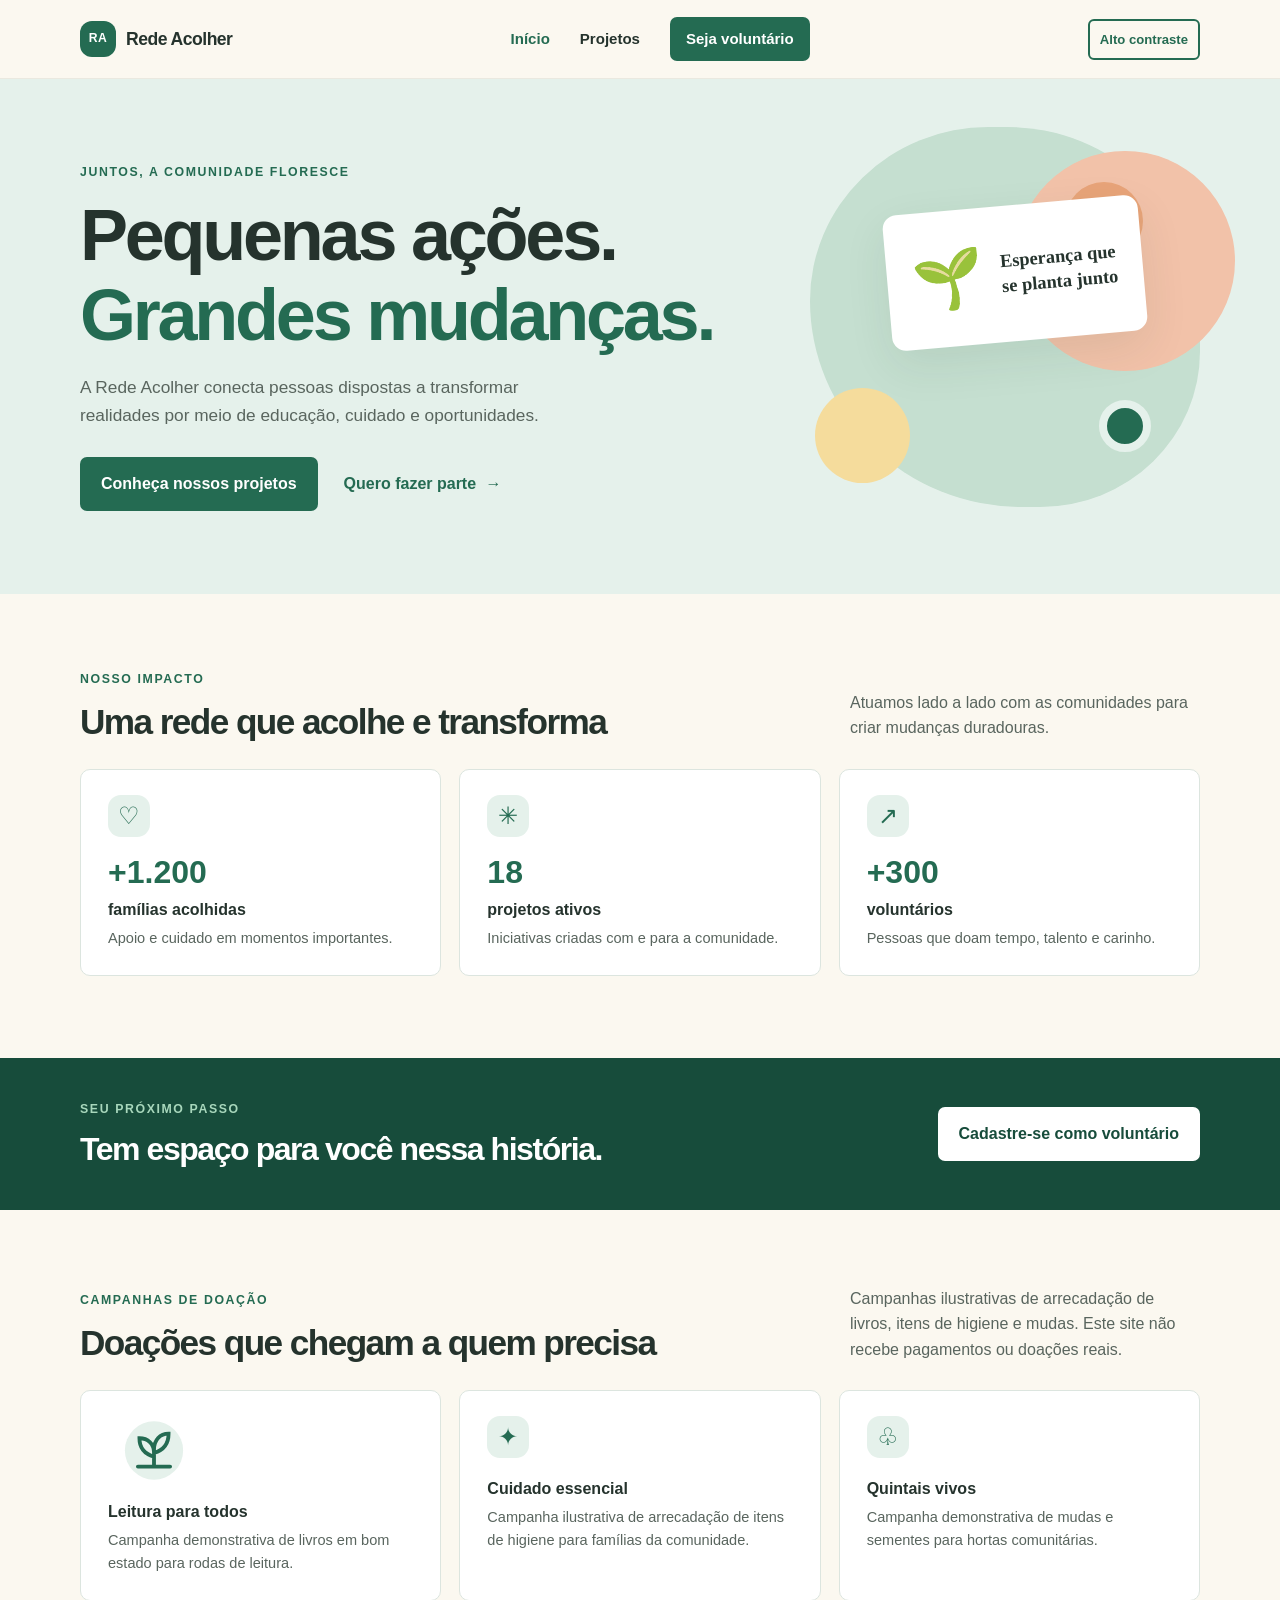
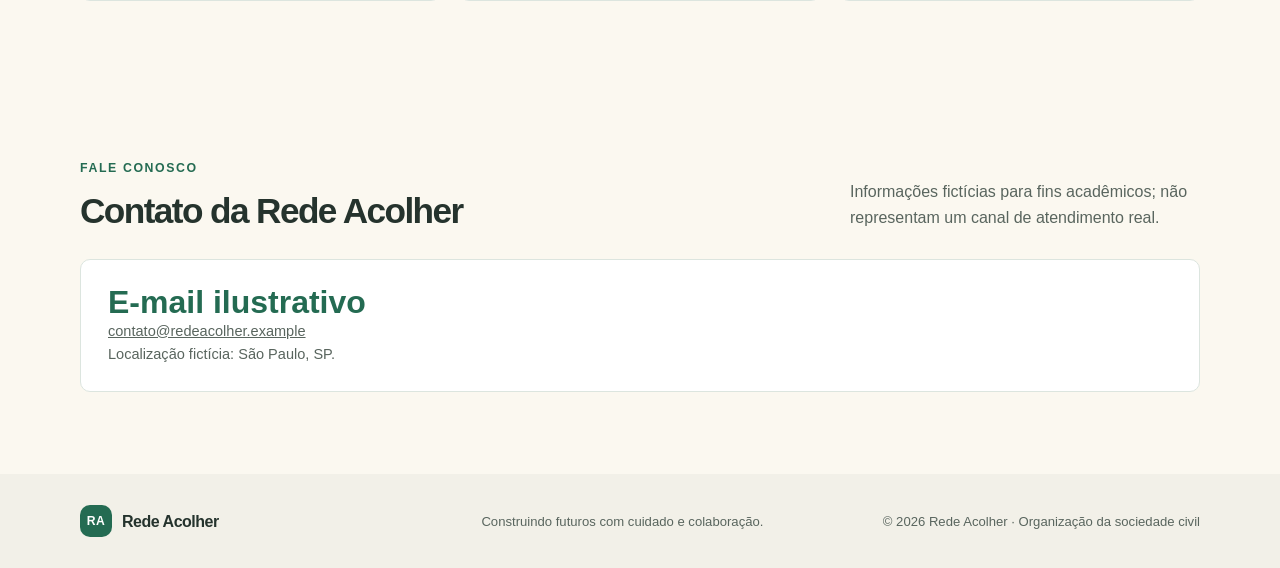
<file: index.html>
<!doctype html><html lang="pt-BR"><head><meta charset="utf-8"><meta name="viewport" content="width=device-width,initial-scale=1"><meta name="description" content="Conheça a Rede Acolher e participe de ações que fortalecem comunidades."><title>Rede Acolher | Início</title><link rel="stylesheet" href="styles.min.css"><script src="script.min.js" defer="defer"></script></head><body><a class="skip-link" href="#conteudo">Pular para o conteúdo</a><header class="site-header"><div class="container header-inner"><a class="brand" href="index.html" aria-label="Rede Acolher, página inicial"><span class="brand-mark" aria-hidden="true">RA</span><span>Rede Acolher</span></a><nav aria-label="Navegação principal"><ul class="nav-list"><li><a aria-current="page" href="index.html">Início</a></li><li><a href="projetos.html">Projetos</a></li><li><a class="button button-small" href="cadastro.html">Seja voluntário</a></li></ul></nav><button class="contrast-toggle" type="button" aria-pressed="false">Alto contraste</button></div></header><main id="conteudo" tabindex="-1"><section class="hero"><div class="container hero-content"><p class="eyebrow">Juntos, a comunidade floresce</p><h1>Pequenas ações.<br><span>Grandes mudanças.</span></h1><p class="hero-copy">A Rede Acolher conecta pessoas dispostas a transformar realidades por meio de educação, cuidado e oportunidades.</p><div class="hero-actions"><a class="button" href="projetos.html">Conheça nossos projetos</a><a class="text-link" href="cadastro.html">Quero fazer parte <span aria-hidden="true">→</span></a></div></div><div class="hero-art" aria-hidden="true"><div class="sun"></div><div class="art-card"><span>🌱</span><p>Esperança que<br>se planta junto</p></div><div class="art-dot"></div></div></section><section class="section container" aria-labelledby="impacto-titulo"><div class="section-heading"><div><p class="eyebrow">Nosso impacto</p><h2 id="impacto-titulo">Uma rede que acolhe e transforma</h2></div><p>Atuamos lado a lado com as comunidades para criar mudanças duradouras.</p></div><div class="impact-grid"><article class="impact-card"><span class="icon" aria-hidden="true">♡</span><strong>+1.200</strong><h3>famílias acolhidas</h3><p>Apoio e cuidado em momentos importantes.</p></article><article class="impact-card"><span class="icon" aria-hidden="true">✳</span><strong>18</strong><h3>projetos ativos</h3><p>Iniciativas criadas com e para a comunidade.</p></article><article class="impact-card"><span class="icon" aria-hidden="true">↗</span><strong>+300</strong><h3>voluntários</h3><p>Pessoas que doam tempo, talento e carinho.</p></article></div></section><section class="cta-band"><div class="container cta-inner"><div><p class="eyebrow">Seu próximo passo</p><h2>Tem espaço para você nessa história.</h2></div><a class="button button-light" href="cadastro.html">Cadastre-se como voluntário</a></div></section><section class="section container" aria-labelledby="campanhas-titulo"><div class="section-heading"><div><p class="eyebrow">Campanhas de doação</p><h2 id="campanhas-titulo">Doações que chegam a quem precisa</h2></div><p>Campanhas ilustrativas de arrecadação de livros, itens de higiene e mudas. Este site não recebe pagamentos ou doações reais.</p></div><div class="impact-grid"><article class="impact-card"><svg class="campaign-art" viewBox="0 0 120 90" aria-hidden="true"><circle cx="60" cy="45" r="38" fill="#e5f1eb"/><path d="M60 65V40m0 13c-14-4-19-14-19-24 11 0 19 7 19 19m0-4c0-13 8-21 19-21 0 12-5 21-19 25M39 66h42" fill="none" stroke="#246b52" stroke-linecap="round" stroke-width="5"/></svg><h3>Leitura para todos</h3><p>Campanha demonstrativa de livros em bom estado para rodas de leitura.</p></article><article class="impact-card"><span class="icon" aria-hidden="true">✦</span><h3>Cuidado essencial</h3><p>Campanha ilustrativa de arrecadação de itens de higiene para famílias da comunidade.</p></article><article class="impact-card"><span class="icon" aria-hidden="true">♧</span><h3>Quintais vivos</h3><p>Campanha demonstrativa de mudas e sementes para hortas comunitárias.</p></article></div></section><section class="section container" aria-labelledby="contato-titulo"><div class="section-heading"><div><p class="eyebrow">Fale conosco</p><h2 id="contato-titulo">Contato da Rede Acolher</h2></div><p>Informações fictícias para fins acadêmicos; não representam um canal de atendimento real.</p></div><article class="impact-card"><strong>E-mail ilustrativo</strong><p><a href="mailto:contato@redeacolher.example">contato@redeacolher.example</a></p><p>Localização fictícia: São Paulo, SP.</p></article></section></main><footer class="site-footer"><div class="container footer-inner"><a class="brand brand-footer" href="index.html"><span class="brand-mark" aria-hidden="true">RA</span><span>Rede Acolher</span></a><p>Construindo futuros com cuidado e colaboração.</p><small>© 2026 Rede Acolher · Organização da sociedade civil</small></div></footer></body></html>
</file>
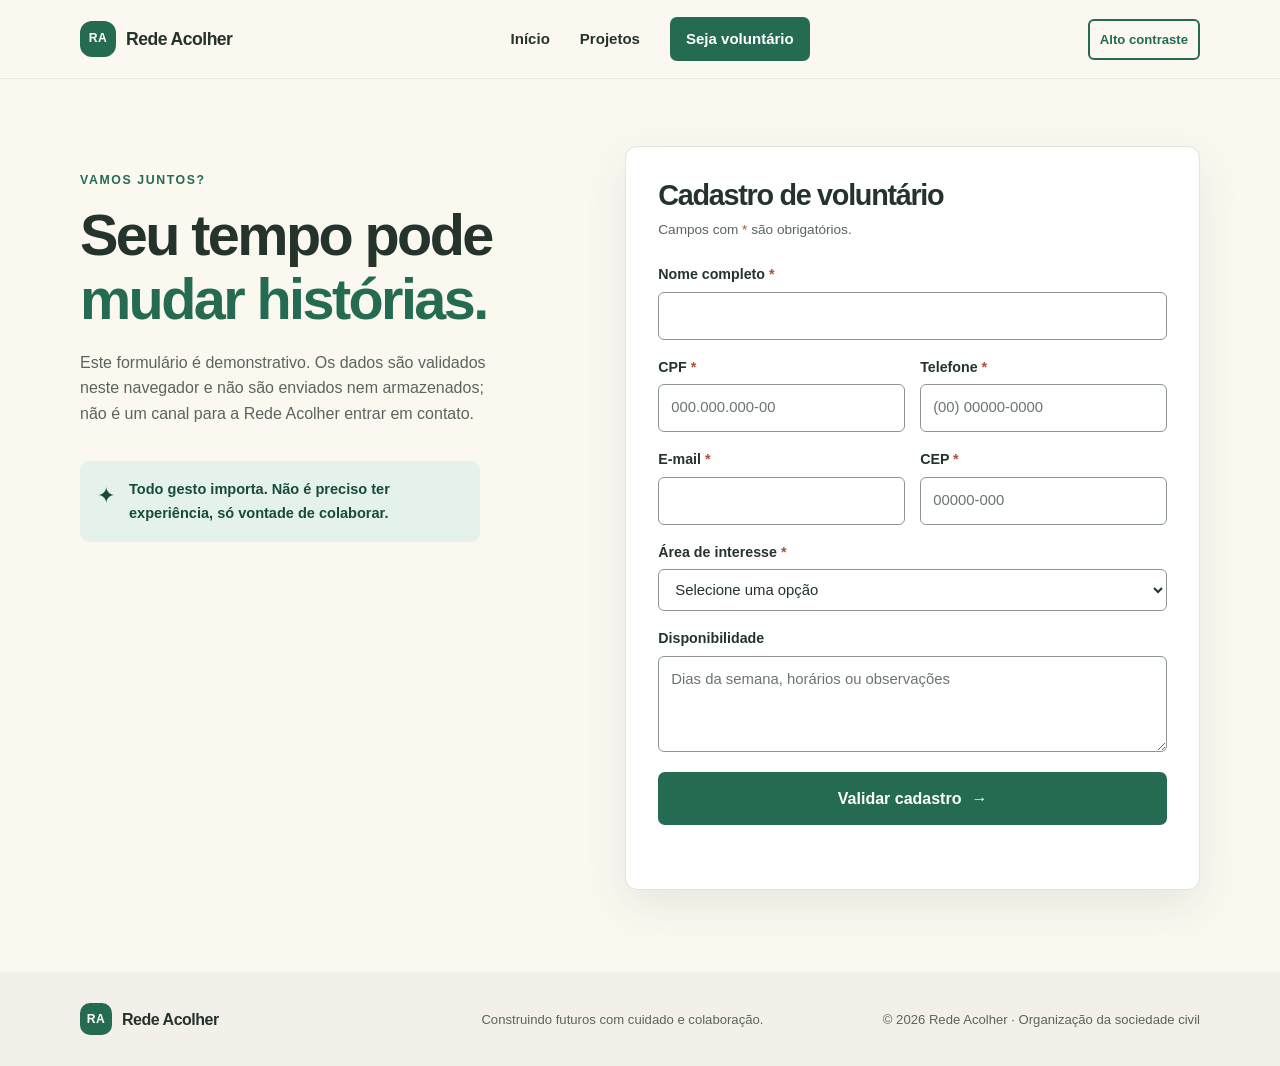
<file: cadastro.html>
<!doctype html><html lang="pt-BR"><head><meta charset="utf-8"><meta name="viewport" content="width=device-width,initial-scale=1"><meta name="description" content="Inscreva-se para ser voluntário da Rede Acolher."><title>Seja voluntário | Rede Acolher</title><link rel="stylesheet" href="styles.min.css"><script src="script.min.js" defer="defer"></script></head><body><a class="skip-link" href="#conteudo">Pular para o conteúdo</a><header class="site-header"><div class="container header-inner"><a class="brand" href="index.html" aria-label="Rede Acolher, página inicial"><span class="brand-mark" aria-hidden="true">RA</span><span>Rede Acolher</span></a><nav aria-label="Navegação principal"><ul class="nav-list"><li><a href="index.html">Início</a></li><li><a href="projetos.html">Projetos</a></li><li><a aria-current="page" class="button button-small" href="cadastro.html">Seja voluntário</a></li></ul></nav><button class="contrast-toggle" type="button" aria-pressed="false">Alto contraste</button></div></header><main id="conteudo" tabindex="-1" class="container form-layout"><section class="form-intro"><p class="eyebrow">Vamos juntos?</p><h1>Seu tempo pode<br><span>mudar histórias.</span></h1><p>Este formulário é demonstrativo. Os dados são validados neste navegador e não são enviados nem armazenados; não é um canal para a Rede Acolher entrar em contato.</p><div class="form-note"><span aria-hidden="true">✦</span><p>Todo gesto importa. Não é preciso ter experiência, só vontade de colaborar.</p></div></section><section class="form-panel" aria-labelledby="form-titulo"><h2 id="form-titulo">Cadastro de voluntário</h2><p class="form-required">Campos com <span aria-hidden="true">*</span> são obrigatórios.</p><form id="volunteer-form"><div class="field"><label for="nome">Nome completo <span aria-hidden="true">*</span></label><input id="nome" name="nome" autocomplete="name" required minlength="3"></div><div class="field-row"><div class="field"><label for="cpf">CPF <span aria-hidden="true">*</span></label><input id="cpf" name="cpf" inputmode="numeric" autocomplete="off" placeholder="000.000.000-00" maxlength="14" aria-describedby="cpf-error" required><small class="error" id="cpf-error"></small></div><div class="field"><label for="telefone">Telefone <span aria-hidden="true">*</span></label><input id="telefone" name="telefone" inputmode="tel" autocomplete="tel" placeholder="(00) 00000-0000" maxlength="15" aria-describedby="telefone-error" required><small class="error" id="telefone-error"></small></div></div><div class="field-row"><div class="field"><label for="email">E-mail <span aria-hidden="true">*</span></label><input id="email" name="email" type="email" autocomplete="email" required></div><div class="field"><label for="cep">CEP <span aria-hidden="true">*</span></label><input id="cep" name="cep" inputmode="numeric" autocomplete="postal-code" placeholder="00000-000" maxlength="9" aria-describedby="cep-error" required><small class="error" id="cep-error"></small></div></div><div class="field"><label for="interesse">Área de interesse <span aria-hidden="true">*</span></label><select id="interesse" name="interesse" required><option value="">Selecione uma opção</option><option>Educação</option><option>Cuidado e convivência</option><option>Meio ambiente</option><option>Comunicação e eventos</option><option>Outra área</option></select></div><div class="field"><label for="disponibilidade">Disponibilidade</label><textarea id="disponibilidade" name="disponibilidade" rows="3" placeholder="Dias da semana, horários ou observações"></textarea></div><button class="button submit-button" type="submit">Validar cadastro <span aria-hidden="true">→</span></button><p class="form-feedback" id="form-feedback" role="status" aria-live="polite"></p></form></section></main><footer class="site-footer"><div class="container footer-inner"><a class="brand brand-footer" href="index.html"><span class="brand-mark" aria-hidden="true">RA</span><span>Rede Acolher</span></a><p>Construindo futuros com cuidado e colaboração.</p><small>© 2026 Rede Acolher · Organização da sociedade civil</small></div></footer></body></html>
</file>
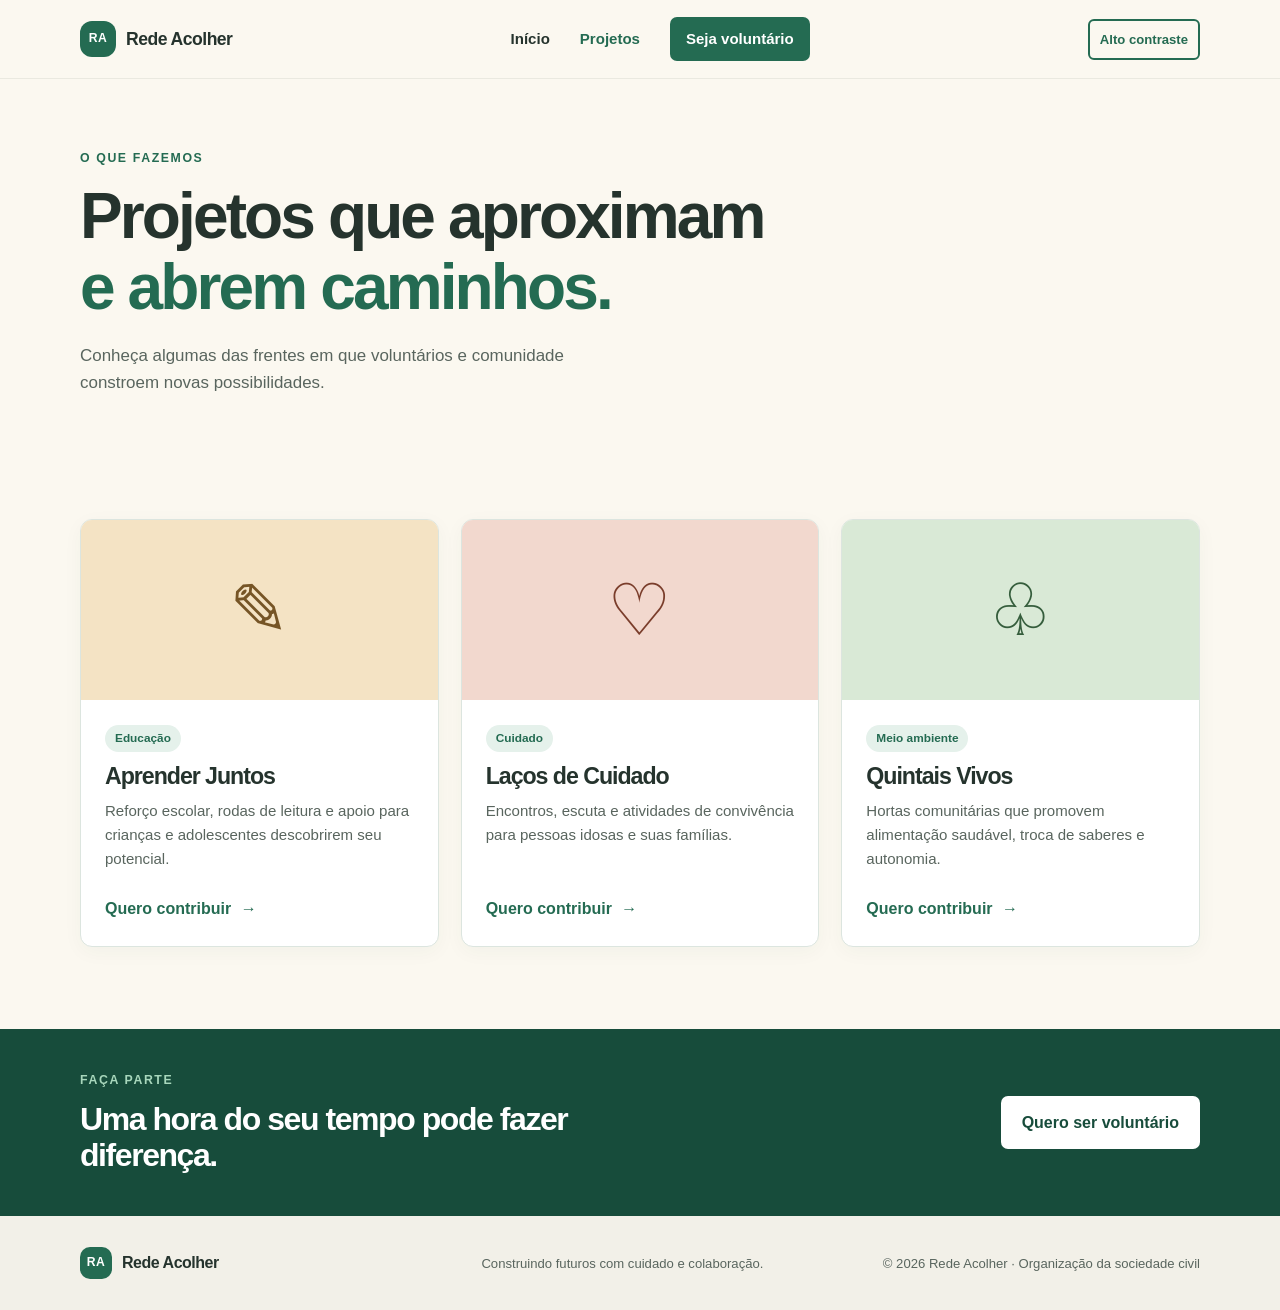
<file: projetos.html>
<!doctype html><html lang="pt-BR"><head><meta charset="utf-8"><meta name="viewport" content="width=device-width,initial-scale=1"><meta name="description" content="Descubra os projetos sociais da Rede Acolher."><title>Projetos | Rede Acolher</title><link rel="stylesheet" href="styles.min.css"><script src="script.min.js" defer="defer"></script></head><body><a class="skip-link" href="#conteudo">Pular para o conteúdo</a><header class="site-header"><div class="container header-inner"><a class="brand" href="index.html" aria-label="Rede Acolher, página inicial"><span class="brand-mark" aria-hidden="true">RA</span><span>Rede Acolher</span></a><nav aria-label="Navegação principal"><ul class="nav-list"><li><a href="index.html">Início</a></li><li><a aria-current="page" href="projetos.html">Projetos</a></li><li><a class="button button-small" href="cadastro.html">Seja voluntário</a></li></ul></nav><button class="contrast-toggle" type="button" aria-pressed="false">Alto contraste</button></div></header><main id="conteudo" tabindex="-1"><section class="page-intro"><div class="container"><p class="eyebrow">O que fazemos</p><h1>Projetos que aproximam<br><span>e abrem caminhos.</span></h1><p>Conheça algumas das frentes em que voluntários e comunidade constroem novas possibilidades.</p></div></section><section class="section container" aria-label="Lista de projetos"><div class="project-grid"><article class="project-card"><div class="project-visual visual-education" aria-hidden="true"><span>✎</span></div><div class="project-body"><p class="tag">Educação</p><h2>Aprender Juntos</h2><p>Reforço escolar, rodas de leitura e apoio para crianças e adolescentes descobrirem seu potencial.</p><a class="text-link" href="cadastro.html">Quero contribuir <span aria-hidden="true">→</span></a></div></article><article class="project-card"><div class="project-visual visual-care" aria-hidden="true"><span>♡</span></div><div class="project-body"><p class="tag">Cuidado</p><h2>Laços de Cuidado</h2><p>Encontros, escuta e atividades de convivência para pessoas idosas e suas famílias.</p><a class="text-link" href="cadastro.html">Quero contribuir <span aria-hidden="true">→</span></a></div></article><article class="project-card"><div class="project-visual visual-green" aria-hidden="true"><span>♧</span></div><div class="project-body"><p class="tag">Meio ambiente</p><h2>Quintais Vivos</h2><p>Hortas comunitárias que promovem alimentação saudável, troca de saberes e autonomia.</p><a class="text-link" href="cadastro.html">Quero contribuir <span aria-hidden="true">→</span></a></div></article></div></section><section class="cta-band"><div class="container cta-inner"><div><p class="eyebrow">Faça parte</p><h2>Uma hora do seu tempo pode fazer diferença.</h2></div><a class="button button-light" href="cadastro.html">Quero ser voluntário</a></div></section></main><footer class="site-footer"><div class="container footer-inner"><a class="brand brand-footer" href="index.html"><span class="brand-mark" aria-hidden="true">RA</span><span>Rede Acolher</span></a><p>Construindo futuros com cuidado e colaboração.</p><small>© 2026 Rede Acolher · Organização da sociedade civil</small></div></footer></body></html>
</file>
<file: styles.min.css>
:root{--ink:#25332d;--muted:#59655e;--green:#246b52;--green-dark:#174c3b;--mint:#e5f1eb;--coral:#f0a58c;--cream:#fbf8f0;--line:#dce5df;--field-border:#8d9690;--white:#fff;--shadow:0 16px 45px rgba(28,65,49,.09)}.high-contrast{--ink:#111;--muted:#222;--green:#003f25;--green-dark:#001d11;--mint:#fff;--cream:#fff;--line:#222;--field-border:#222;--shadow:none}*{box-sizing:border-box}html{scroll-behavior:smooth}body{margin:0;color:var(--ink);background:var(--cream);font-family:Arial,Helvetica,sans-serif;line-height:1.6}a{color:inherit}a:focus-visible,button:focus-visible,input:focus-visible,select:focus-visible,textarea:focus-visible{outline:3px solid #9b3d17;outline-offset:3px}.container{width:min(1120px,calc(100% - 40px));margin-inline:auto}.skip-link{position:absolute;left:12px;top:-60px;z-index:10;background:var(--ink);color:#fff;padding:10px 16px;border-radius:6px}.skip-link:focus{top:12px}.site-header{background:var(--cream);border-bottom:1px solid rgba(37,51,45,.08)}.brand,.header-inner,.nav-list{display:flex;align-items:center}.header-inner{justify-content:space-between;min-height:78px}.contrast-toggle{border:2px solid var(--green);border-radius:6px;background:var(--cream);color:var(--green);padding:8px 10px;font:inherit;font-size:.82rem;font-weight:700;cursor:pointer}.contrast-toggle[aria-pressed=true]{background:var(--green);color:#fff}.brand{gap:10px;text-decoration:none;font-weight:700;font-size:1.1rem;letter-spacing:-.03em}.brand-mark{display:grid;place-items:center;width:36px;height:36px;border-radius:12px;background:var(--green);color:#fff;font-size:.76rem;letter-spacing:.04em}.nav-list{gap:30px;list-style:none;margin:0;padding:0}.nav-list a{text-decoration:none;font-size:.94rem;font-weight:600}.nav-list a[aria-current=page]:not(.button){color:var(--green)}.button{display:inline-flex;align-items:center;justify-content:center;gap:10px;border:0;border-radius:7px;background:var(--green);color:#fff;padding:14px 21px;text-decoration:none;font:inherit;font-weight:700;cursor:pointer;transition:background .2s,transform .2s}.button:hover{background:var(--green-dark);transform:translateY(-1px)}.button-small{padding:10px 16px}.hero{position:relative;overflow:hidden;min-height:475px;background:var(--mint)}.high-contrast .hero-art{display:none}.hero-content{position:relative;z-index:1;padding-top:84px;padding-bottom:83px}.eyebrow{margin:0 0 12px;color:var(--green);font-size:.77rem;font-weight:800;letter-spacing:.13em;text-transform:uppercase}h1,h2,h3,p{margin-top:0}h1,h2{letter-spacing:-.045em;line-height:1.12}.form-intro h1,.hero h1,.page-intro h1{font-size:clamp(2.7rem,6vw,4.5rem);margin:0 0 18px}.form-intro h1 span,.hero h1 span,.page-intro h1 span{color:var(--green)}.hero-copy{max-width:490px;color:var(--muted);font-size:1.08rem}.hero-actions{display:flex;align-items:center;gap:26px;margin-top:28px}.text-link{color:var(--green);font-weight:700;text-decoration:none}.text-link span{display:inline-block;margin-left:5px;transition:transform .2s}.text-link:hover span{transform:translateX(4px)}.hero-art{position:absolute;right:max(calc((100vw - 1120px)/ 2),30px);top:48px;width:390px;height:380px;border-radius:48% 52% 43% 57%;background:#c5dfd0}.hero-art:after,.hero-art:before{position:absolute;content:"";border-radius:50%}.hero-art:before{width:220px;height:220px;right:-35px;top:24px;background:#f2c2a9}.hero-art:after{width:95px;height:95px;left:5px;bottom:24px;background:#f5dc9c}.sun{position:absolute;z-index:1;right:57px;top:55px;width:78px;height:78px;border-radius:50%;background:#e8a479}.art-card{position:absolute;z-index:2;left:77px;top:78px;display:flex;align-items:center;gap:17px;padding:22px 25px;background:#fff;border-radius:14px;box-shadow:var(--shadow);transform:rotate(-5deg)}.art-card span{font-size:3.6rem}.art-card p{margin:0;font-family:Georgia,serif;font-size:1.15rem;font-weight:700;line-height:1.35}.art-dot{position:absolute;z-index:3;right:49px;bottom:55px;width:52px;height:52px;background:var(--green);border:8px solid var(--mint);border-radius:50%}.campaign-art{display:block;width:min(92px,100%);height:auto;margin-bottom:14px}.section{padding-top:76px;padding-bottom:82px}.section-heading{display:flex;align-items:end;justify-content:space-between;gap:30px;margin-bottom:28px}.section-heading h2{margin:0;font-size:2.2rem}.section-heading>p{max-width:350px;margin:0;color:var(--muted)}.impact-grid{display:grid;grid-template-columns:repeat(3,1fr);gap:18px}.impact-card{padding:25px 27px;border:1px solid var(--line);border-radius:10px;background:#fff}.icon{display:grid;place-items:center;width:42px;height:42px;margin-bottom:18px;border-radius:13px;background:var(--mint);color:var(--green);font-size:1.5rem}.impact-card strong{display:block;color:var(--green);font-size:2rem;line-height:1.1}.impact-card h3{margin:7px 0 4px;font-size:1rem}.impact-card p{margin:0;color:var(--muted);font-size:.91rem}.cta-band{background:var(--green-dark);color:#fff}.cta-inner{display:flex;align-items:center;justify-content:space-between;gap:25px;padding-block:42px}.cta-inner .eyebrow{color:#a8d7bc}.cta-inner h2{max-width:560px;margin:0;font-size:2rem}.button-light{background:#fff;color:var(--green-dark);white-space:nowrap}.button-light:hover{background:#edf5ef}.site-footer{background:#f2f0e8}.footer-inner{display:grid;grid-template-columns:1fr 1fr auto;align-items:center;gap:20px;min-height:94px}.footer-inner p,.footer-inner small{margin:0;color:var(--muted);font-size:.82rem}.brand-footer{font-size:1rem}.brand-footer .brand-mark{width:32px;height:32px;border-radius:10px}.page-intro{padding:70px 0 30px}.page-intro h1{font-size:clamp(2.6rem,5vw,4rem)}.page-intro>div>p:last-child{max-width:550px;color:var(--muted);font-size:1.06rem}.project-grid{display:grid;grid-template-columns:repeat(3,1fr);gap:22px}.project-card{overflow:hidden;border:1px solid var(--line);border-radius:12px;background:#fff;box-shadow:0 5px 20px rgba(28,65,49,.04)}.project-visual{display:grid;place-items:center;height:180px;font-size:4.5rem}.visual-education{background:#f4e3c4;color:#765526}.visual-care{background:#f2d8ce;color:#7a3d2b}.visual-green{background:#d9e9d6;color:#355d3c}.project-body{padding:24px}.tag{display:inline-block;margin:0 0 11px;padding:4px 10px;border-radius:99px;background:var(--mint);color:var(--green);font-size:.74rem;font-weight:700}.project-body h2{margin:0 0 10px;font-size:1.45rem}.project-body>p:not(.tag){min-height:82px;color:var(--muted);font-size:.94rem}.form-layout{display:grid;grid-template-columns:.9fr 1.1fr;gap:75px;padding-top:67px;padding-bottom:82px}.form-intro{padding-top:25px}.form-intro h1{font-size:clamp(2.6rem,4.5vw,3.7rem)}.form-intro>p:not(.eyebrow){max-width:420px;color:var(--muted)}.form-note{display:flex;align-items:flex-start;gap:14px;max-width:400px;margin-top:35px;padding:17px;border-radius:9px;background:var(--mint);color:var(--green-dark)}.form-note span{font-size:1.4rem}.form-note p{margin:0;font-size:.91rem;font-weight:600}.form-panel{padding:32px;border:1px solid var(--line);border-radius:12px;background:#fff;box-shadow:var(--shadow)}.form-panel h2{margin:0 0 8px;font-size:1.8rem}.form-required{margin:0 0 22px;color:var(--muted);font-size:.85rem}.field label span,.form-required span{color:#b44b35}.field{display:flex;flex-direction:column;gap:6px;margin-bottom:16px}.field-row{display:grid;grid-template-columns:1fr 1fr;gap:15px}.field label{font-size:.89rem;font-weight:700}input,select,textarea{width:100%;border:1px solid var(--field-border);border-radius:6px;background:#fff;color:var(--ink);padding:11px 12px;font:inherit;font-size:.93rem}input::placeholder,textarea::placeholder{color:#6b756f}textarea{resize:vertical}.error{min-height:0;color:#a63f32;font-size:.78rem}.error:empty{display:none}[aria-invalid=true]{border-color:#a63f32}.submit-button{width:100%;margin-top:4px}.form-feedback{min-height:1.4em;margin:12px 0 0;color:var(--green);font-size:.9rem;font-weight:700}@media(max-width:850px){.hero-art{right:-90px;opacity:.65}.hero-content{max-width:650px}.section-heading{align-items:start;flex-direction:column}.form-layout{gap:35px}.footer-inner{grid-template-columns:1fr 1fr}.footer-inner small{grid-column:1/-1;padding-bottom:15px}}@media(max-width:650px){.container{width:min(100% - 32px,520px)}.header-inner{align-items:flex-start;flex-direction:column;gap:13px;padding-block:15px}.nav-list{gap:17px;flex-wrap:wrap}.nav-list a{font-size:.87rem}.hero{min-height:450px}.hero-content{padding-top:67px;padding-bottom:60px}.hero-art{right:-225px;top:95px;opacity:.3}.hero-copy{max-width:400px}.hero-actions{align-items:flex-start;flex-direction:column;gap:17px}.section{padding-block:55px}.section-heading h2{font-size:1.9rem}.impact-grid,.project-grid{grid-template-columns:1fr}.impact-card{padding:20px}.project-body>p:not(.tag){min-height:0}.cta-inner{align-items:flex-start;flex-direction:column;padding-block:34px}.cta-inner h2{font-size:1.7rem}.footer-inner{grid-template-columns:1fr;gap:7px;padding-block:20px}.footer-inner small{grid-column:auto;padding:4px 0 0}.page-intro{padding-top:50px}.form-layout{grid-template-columns:1fr;padding-top:40px;gap:27px}.form-intro{padding-top:0}.form-panel{padding:22px 18px}.field-row{grid-template-columns:1fr;gap:0}}@media(prefers-reduced-motion:reduce){html{scroll-behavior:auto}*,::after,::before{transition:none!important}}
</file>
